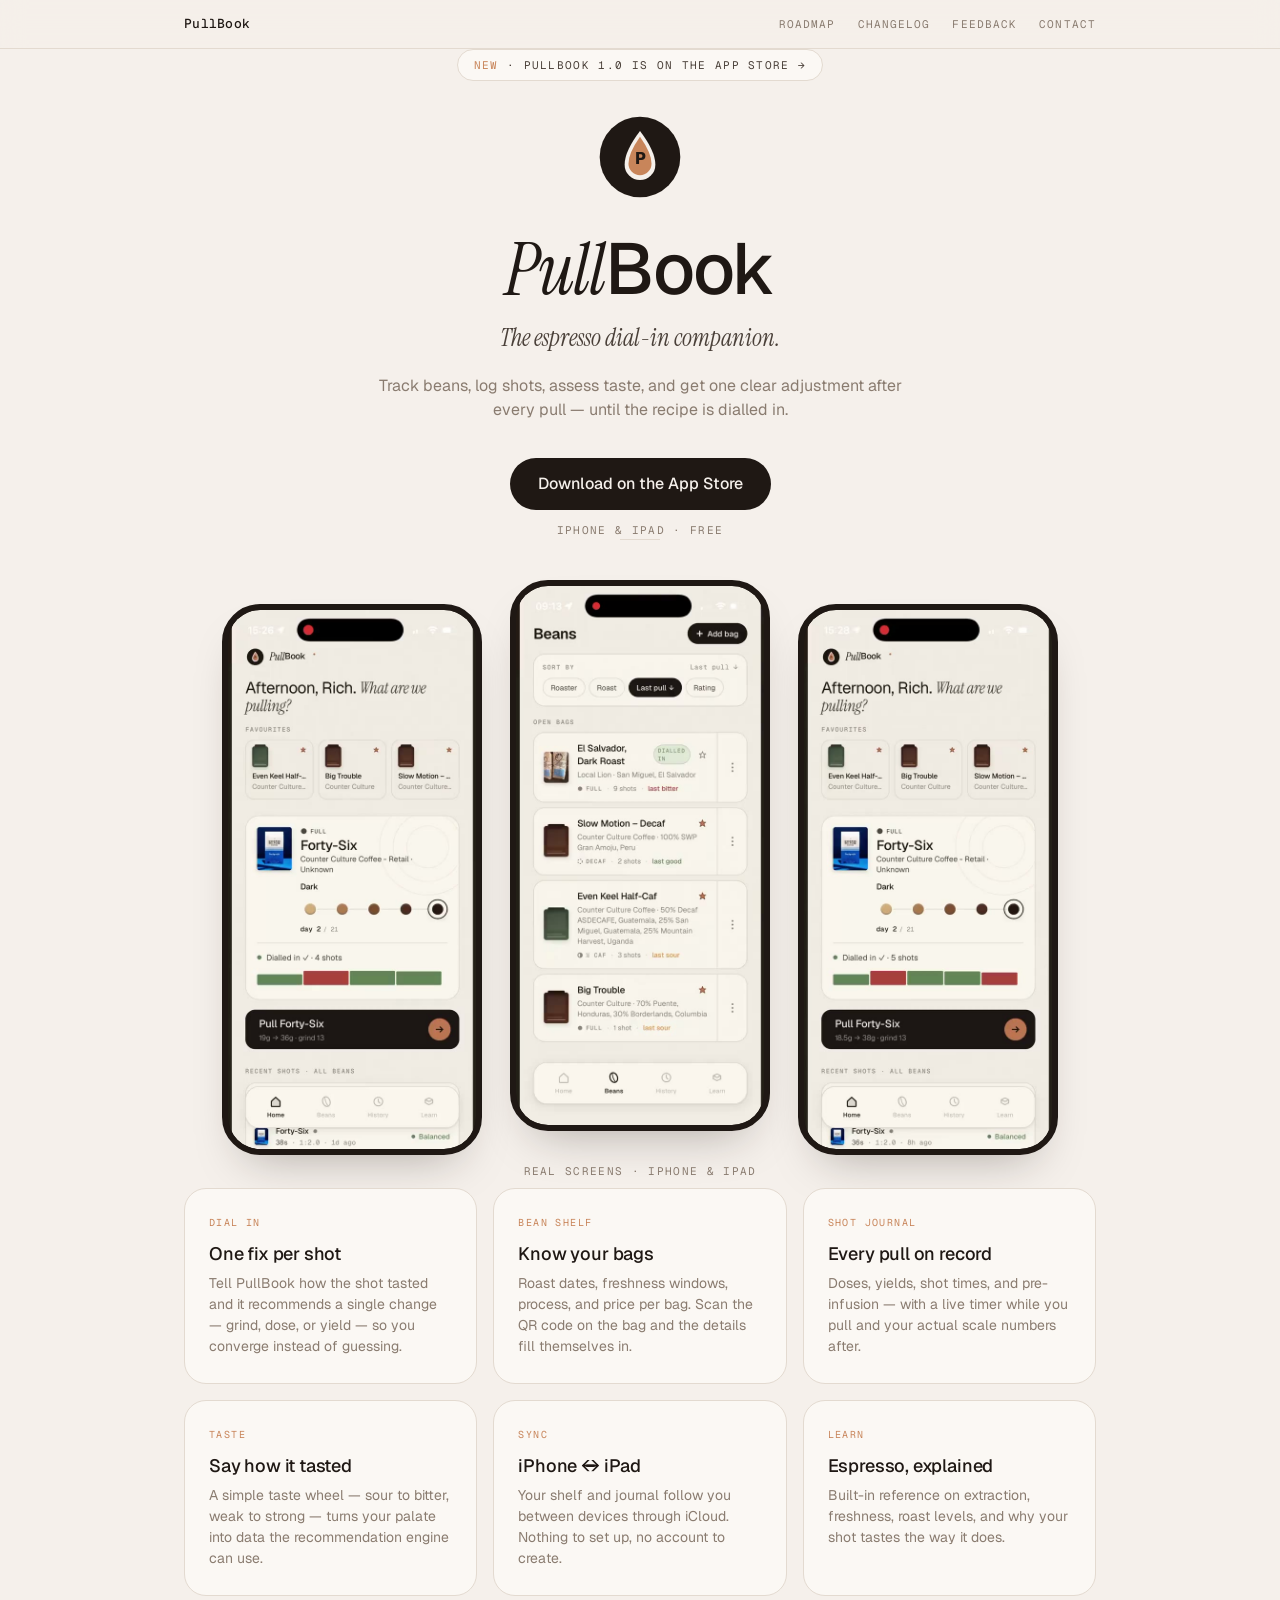
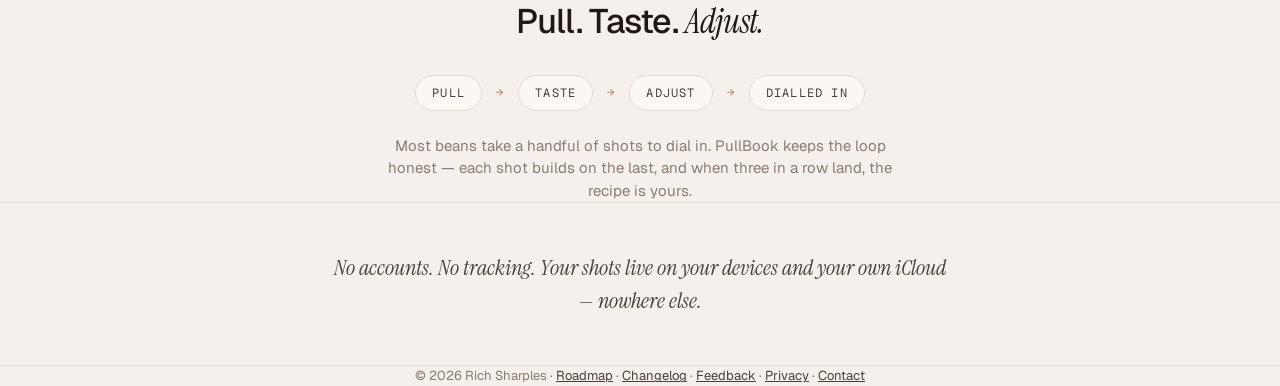
<file: index.html>
<!doctype html>
<html lang="en">
<head>
  <meta charset="utf-8">
  <meta name="viewport" content="width=device-width, initial-scale=1">
  <meta name="apple-itunes-app" content="app-id=6778608668">
  <title>PullBook — the espresso dial-in companion</title>
  <meta name="description" content="Track beans, log shots, assess taste, and get recipe adjustments as you work toward a dialled-in pull. For iPhone and iPad.">
  <link rel="icon" type="image/svg+xml" href="./favicon.svg">
  <link rel="apple-touch-icon" href="./icon-1024.png">
  <meta property="og:title" content="PullBook — the espresso dial-in companion">
  <meta property="og:description" content="Track beans, log shots, assess taste, and get recipe adjustments as you work toward a dialled-in pull.">
  <meta property="og:image" content="https://pullbook.app/icon-1024.png">
  <meta property="og:url" content="https://pullbook.app">
  <meta property="og:type" content="website">
  <link rel="preconnect" href="https://fonts.googleapis.com">
  <link rel="preconnect" href="https://fonts.gstatic.com" crossorigin>
  <link href="https://fonts.googleapis.com/css2?family=Geist:wght@400;500;600&family=Geist+Mono:wght@400;500&family=Instrument+Serif:ital@0;1&display=swap" rel="stylesheet">
  <style>
    :root {
      --paper: #F5F0EB;
      --card: #FBF8F4;
      --ink: #1F1814;
      --ink-2: #4A4039;
      --ink-3: #8A7C70;
      --line: #E3DAD0;
      --crema: #C8855A;
      --crema-deep: #9C6440;
      --f-sans: "Geist", system-ui, -apple-system, "Helvetica Neue", sans-serif;
      --f-mono: "Geist Mono", ui-monospace, "SF Mono", monospace;
      --f-serif: "Instrument Serif", Georgia, "Times New Roman", serif;
    }
    * { margin: 0; padding: 0; box-sizing: border-box; }
    html { scroll-behavior: smooth; }
    body {
      font-family: var(--f-sans);
      background: var(--paper);
      color: var(--ink);
      line-height: 1.5;
      -webkit-font-smoothing: antialiased;
    }
    .wrap { max-width: 640px; margin: 0 auto; padding: 0 24px; }

    /* top nav */
    .navbar {
      position: sticky; top: 0; z-index: 20;
      background: rgba(245, 240, 235, 0.82);
      backdrop-filter: saturate(180%) blur(12px);
      -webkit-backdrop-filter: saturate(180%) blur(12px);
      border-bottom: 1px solid var(--line);
    }
    .topnav {
      display: flex; align-items: center; justify-content: space-between;
      gap: 16px 24px; flex-wrap: wrap;
      padding-top: 14px; padding-bottom: 14px;
    }
    .topnav .brand {
      font-family: var(--f-mono); font-size: 13px; font-weight: 500;
      letter-spacing: 0.02em; color: var(--ink); text-decoration: none;
    }
    .navlinks { display: flex; gap: 22px; flex-wrap: wrap; }
    .navlinks a {
      font-family: var(--f-mono); font-size: 11px; letter-spacing: 0.1em;
      text-transform: uppercase; color: var(--ink-3); text-decoration: none;
      transition: color .15s ease;
    }
    .navlinks a:hover { color: var(--crema); }
    .navlinks a[aria-current="page"] { color: var(--ink); }

    /* footer */
    footer { text-align: center; padding: 56px 0 64px; color: var(--ink-3); font-size: 13px; }
    footer a { color: var(--ink-2); }

    .wrap { max-width: 960px; }

    /* hero */
    header { padding: 48px 0 72px; text-align: center; }
    .announce {
      display: inline-block; margin-bottom: 28px;
      font-family: var(--f-mono); font-size: 11px;
      letter-spacing: 0.12em; text-transform: uppercase;
      color: var(--ink-2); text-decoration: none;
      background: var(--card); border: 1px solid var(--line); border-radius: 999px;
      padding: 7px 16px;
      transition: color .15s ease, border-color .15s ease;
    }
    .announce:hover { color: var(--crema-deep); border-color: var(--crema); }
    .announce .tag { color: var(--crema); }
    .mark { width: 96px; height: 96px; margin: 0 auto 28px; }
    .mark img { width: 100%; height: 100%; }
    h1 {
      font-size: clamp(44px, 8vw, 72px);
      letter-spacing: -0.02em;
      line-height: 1;
      font-weight: 500;
    }
    h1 .pull { font-family: var(--f-serif); font-style: italic; font-weight: 400; }
    .tagline {
      font-family: var(--f-serif); font-style: italic;
      font-size: clamp(19px, 3vw, 24px);
      color: var(--ink-2);
      margin-top: 14px;
    }
    .sub {
      max-width: 560px; margin: 18px auto 0;
      color: var(--ink-3); font-size: 16px;
    }
    .cta {
      display: inline-block; margin-top: 36px;
      background: var(--ink); color: var(--paper);
      text-decoration: none;
      font-size: 16px; font-weight: 500;
      padding: 14px 28px; border-radius: 999px;
      transition: background .15s ease;
    }
    .cta:hover { background: var(--crema-deep); }
    .cta-note {
      margin-top: 12px;
      font-family: var(--f-mono); font-size: 11px;
      letter-spacing: 0.12em; text-transform: uppercase;
      color: var(--ink-3);
    }

    .rule { width: 40px; height: 1px; background: var(--line); margin: 0 auto; }

    /* screenshots */
    .shots {
      display: flex; justify-content: center; align-items: flex-start;
      gap: 28px; flex-wrap: wrap;
      padding: 64px 0 8px;
    }
    .shot {
      width: min(260px, 78vw);
      border-radius: 38px;
      border: 6px solid var(--ink);
      box-shadow: 0 24px 48px -24px rgba(31, 24, 20, 0.35);
      overflow: hidden;
      background: var(--ink);
    }
    .shot img, .shot video { display: block; width: 100%; height: auto; border-radius: 32px; }
    @media (min-width: 880px) {
      .shot:nth-child(2) { margin-top: -24px; }
    }
    .shots-caption {
      text-align: center;
      font-family: var(--f-mono); font-size: 11px;
      letter-spacing: 0.12em; text-transform: uppercase;
      color: var(--ink-3);
      padding-bottom: 8px;
    }

    /* features */
    section { padding: 72px 0; }
    .features {
      display: grid; gap: 16px;
      grid-template-columns: repeat(auto-fit, minmax(260px, 1fr));
    }
    .card {
      background: var(--card);
      border: 1px solid var(--line);
      border-radius: 22px;
      padding: 26px 24px;
    }
    .card .kicker {
      font-family: var(--f-mono); font-size: 10px;
      letter-spacing: 0.14em; text-transform: uppercase;
      color: var(--crema); margin-bottom: 10px;
    }
    .card h3 { font-size: 18px; font-weight: 500; letter-spacing: -0.01em; margin-bottom: 6px; }
    .card p { font-size: 14px; color: var(--ink-3); }

    /* loop */
    .loop { text-align: center; }
    .loop h2 {
      font-size: clamp(26px, 4.5vw, 34px); font-weight: 500; letter-spacing: -0.02em;
    }
    .loop h2 em { font-family: var(--f-serif); font-weight: 400; }
    .steps {
      display: flex; justify-content: center; gap: 14px; flex-wrap: wrap;
      margin-top: 28px;
      font-family: var(--f-mono); font-size: 12px;
      letter-spacing: 0.1em; text-transform: uppercase; color: var(--ink-2);
    }
    .steps span { background: var(--card); border: 1px solid var(--line); border-radius: 999px; padding: 8px 16px; }
    .steps .arrow { border: none; background: none; color: var(--crema); padding: 8px 0; }
    .loop p { max-width: 520px; margin: 24px auto 0; color: var(--ink-3); font-size: 15px; }

    /* privacy strip */
    .privacy {
      border-top: 1px solid var(--line); border-bottom: 1px solid var(--line);
      text-align: center; padding: 48px 0;
    }
    .privacy p {
      font-family: var(--f-serif); font-style: italic;
      font-size: clamp(18px, 3vw, 22px); color: var(--ink-2);
      max-width: 620px; margin: 0 auto;
    }
  </style>
</head>
<body>

  <div class="navbar">
    <nav class="topnav wrap">
      <a class="brand" href="./">PullBook</a>
      <div class="navlinks">
        <a href="./roadmap.html">Roadmap</a>
        <a href="./changelog.html">Changelog</a>
        <a href="./feedback.html">Feedback</a>
        <a href="mailto:rich.sharples@softwhere.org">Contact</a>
      </div>
    </nav>
  </div>

<header class="wrap">
    <a class="announce" href="https://apps.apple.com/app/pullbook/id6778608668"><span class="tag">New</span> · PullBook 1.0 is on the App Store →</a>
    <div class="mark"><img src="./mark.svg" alt="PullBook logo — a coffee drop"></div>
    <h1><span class="pull">Pull</span>Book</h1>
    <p class="tagline">The espresso dial-in companion.</p>
    <p class="sub">Track beans, log shots, assess taste, and get one clear adjustment after every pull — until the recipe is dialled in.</p>
    <a class="cta" href="https://apps.apple.com/app/pullbook/id6778608668">Download on the App Store</a>
    <div class="cta-note">iPhone &amp; iPad · free</div>
  </header>

  <div class="rule"></div>

  <div class="wrap">
    <div class="shots">
      <div class="shot"><video src="./shots/shot.mp4" poster="./shots/shot-poster.jpg" muted loop playsinline preload="metadata" aria-label="Pulling a shot and watching the timer"></video></div>
      <div class="shot"><video src="./shots/PullBook.mp4" poster="./shots/pullbook-poster.jpg" muted loop playsinline preload="metadata" aria-label="PullBook in action — pulling a shot and logging the result"></video></div>
      <div class="shot"><video src="./shots/log-book.mp4" poster="./shots/log-book-poster.jpg" muted loop playsinline preload="metadata" aria-label="The log book — browsing your shot history"></video></div>
    </div>
    <p class="shots-caption">Real screens · iPhone &amp; iPad</p>
  </div>

  <section class="wrap">
    <div class="features">
      <div class="card">
        <div class="kicker">Dial in</div>
        <h3>One fix per shot</h3>
        <p>Tell PullBook how the shot tasted and it recommends a single change — grind, dose, or yield — so you converge instead of guessing.</p>
      </div>
      <div class="card">
        <div class="kicker">Bean shelf</div>
        <h3>Know your bags</h3>
        <p>Roast dates, freshness windows, process, and price per bag. Scan the QR code on the bag and the details fill themselves in.</p>
      </div>
      <div class="card">
        <div class="kicker">Shot journal</div>
        <h3>Every pull on record</h3>
        <p>Doses, yields, shot times, and pre-infusion — with a live timer while you pull and your actual scale numbers after.</p>
      </div>
      <div class="card">
        <div class="kicker">Taste</div>
        <h3>Say how it tasted</h3>
        <p>A simple taste wheel — sour to bitter, weak to strong — turns your palate into data the recommendation engine can use.</p>
      </div>
      <div class="card">
        <div class="kicker">Sync</div>
        <h3>iPhone ↔ iPad</h3>
        <p>Your shelf and journal follow you between devices through iCloud. Nothing to set up, no account to create.</p>
      </div>
      <div class="card">
        <div class="kicker">Learn</div>
        <h3>Espresso, explained</h3>
        <p>Built-in reference on extraction, freshness, roast levels, and why your shot tastes the way it does.</p>
      </div>
    </div>
  </section>

  <section class="loop wrap">
    <h2>Pull. Taste. <em>Adjust.</em></h2>
    <div class="steps">
      <span>Pull</span><span class="arrow">→</span>
      <span>Taste</span><span class="arrow">→</span>
      <span>Adjust</span><span class="arrow">→</span>
      <span>Dialled&nbsp;in</span>
    </div>
    <p>Most beans take a handful of shots to dial in. PullBook keeps the loop honest — each shot builds on the last, and when three in a row land, the recipe is yours.</p>
  </section>

  <div class="privacy">
    <div class="wrap">
      <p>No accounts. No tracking. Your shots live on your devices and your own iCloud — nowhere else.</p>
    </div>
  </div>

  <footer class="wrap">
    © 2026 Rich Sharples · <a href="./roadmap.html">Roadmap</a> · <a href="./changelog.html">Changelog</a> · <a href="./feedback.html">Feedback</a> · <a href="./privacy.html">Privacy</a> · <a href="mailto:rich.sharples@softwhere.org">Contact</a>
  </footer>

<script>
    // Play the screen recordings on hover; pause and reset when the cursor leaves.
    // Devices that can't hover (touch) just autoplay, unless the user prefers reduced motion.
    (function () {
      var videos = document.querySelectorAll('.shot video');
      var canHover = window.matchMedia('(hover: hover)').matches;
      var reduceMotion = window.matchMedia('(prefers-reduced-motion: reduce)').matches;

      if (!canHover) {
        if (!reduceMotion) {
          videos.forEach(function (v) { v.play().catch(function () {}); });
        }
        return;
      }

      videos.forEach(function (v) {
        var tile = v.closest('.shot');
        tile.addEventListener('mouseenter', function () { v.play().catch(function () {}); });
        tile.addEventListener('mouseleave', function () { v.pause(); v.currentTime = 0; });
      });
    })();
</script>

</body>
</html>
</file>
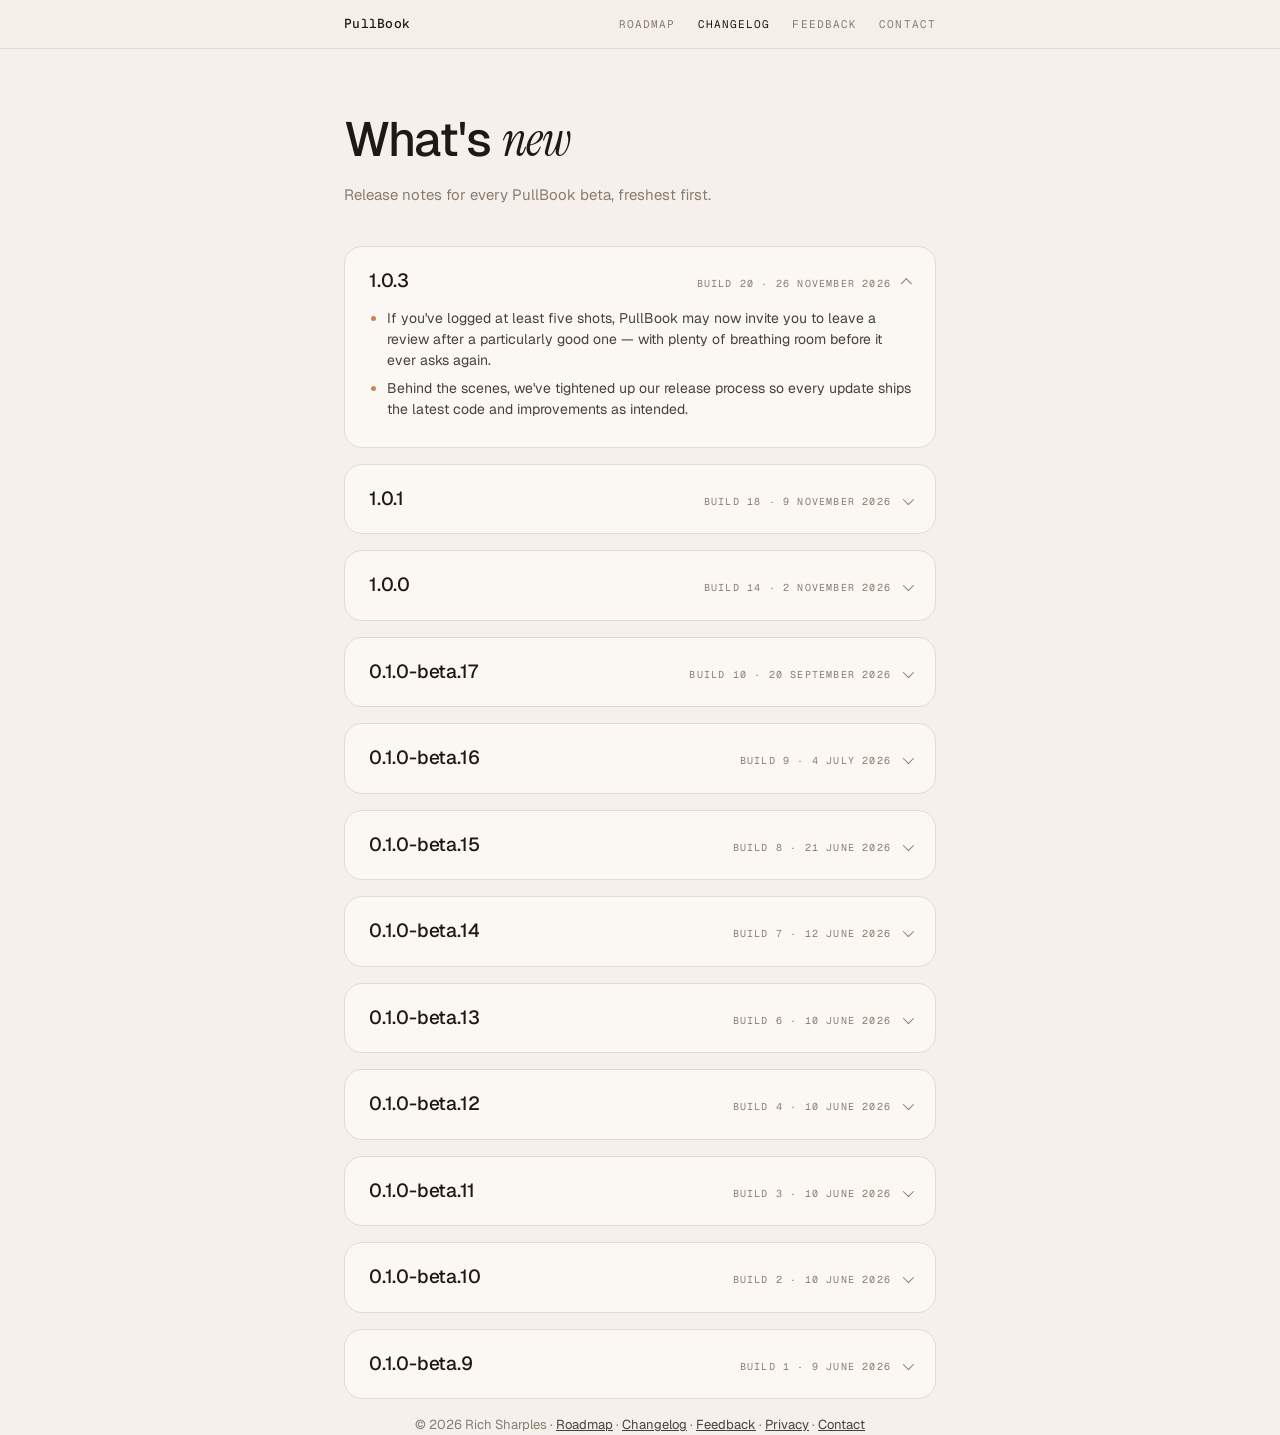
<file: changelog.html>
<!doctype html>
<html lang="en">
<head>
  <meta charset="utf-8">
  <meta name="viewport" content="width=device-width, initial-scale=1">
  <title>Changelog — PullBook</title>
  <meta name="description" content="What's new in each PullBook beta release.">
  <link rel="icon" type="image/svg+xml" href="./favicon.svg">
  <link rel="preconnect" href="https://fonts.googleapis.com">
  <link rel="preconnect" href="https://fonts.gstatic.com" crossorigin>
  <link href="https://fonts.googleapis.com/css2?family=Geist:wght@400;500;600&family=Geist+Mono:wght@400;500&family=Instrument+Serif:ital@0;1&display=swap" rel="stylesheet">
  <style>
    :root {
      --paper: #F5F0EB;
      --card: #FBF8F4;
      --ink: #1F1814;
      --ink-2: #4A4039;
      --ink-3: #8A7C70;
      --line: #E3DAD0;
      --crema: #C8855A;
      --crema-deep: #9C6440;
      --f-sans: "Geist", system-ui, -apple-system, "Helvetica Neue", sans-serif;
      --f-mono: "Geist Mono", ui-monospace, "SF Mono", monospace;
      --f-serif: "Instrument Serif", Georgia, "Times New Roman", serif;
    }
    * { margin: 0; padding: 0; box-sizing: border-box; }
    html { scroll-behavior: smooth; }
    body {
      font-family: var(--f-sans);
      background: var(--paper);
      color: var(--ink);
      line-height: 1.5;
      -webkit-font-smoothing: antialiased;
    }
    .wrap { max-width: 640px; margin: 0 auto; padding: 0 24px; }

    /* top nav */
    .navbar {
      position: sticky; top: 0; z-index: 20;
      background: rgba(245, 240, 235, 0.82);
      backdrop-filter: saturate(180%) blur(12px);
      -webkit-backdrop-filter: saturate(180%) blur(12px);
      border-bottom: 1px solid var(--line);
    }
    .topnav {
      display: flex; align-items: center; justify-content: space-between;
      gap: 16px 24px; flex-wrap: wrap;
      padding-top: 14px; padding-bottom: 14px;
    }
    .topnav .brand {
      font-family: var(--f-mono); font-size: 13px; font-weight: 500;
      letter-spacing: 0.02em; color: var(--ink); text-decoration: none;
    }
    .navlinks { display: flex; gap: 22px; flex-wrap: wrap; }
    .navlinks a {
      font-family: var(--f-mono); font-size: 11px; letter-spacing: 0.1em;
      text-transform: uppercase; color: var(--ink-3); text-decoration: none;
      transition: color .15s ease;
    }
    .navlinks a:hover { color: var(--crema); }
    .navlinks a[aria-current="page"] { color: var(--ink); }

    /* footer */
    footer { text-align: center; padding: 56px 0 64px; color: var(--ink-3); font-size: 13px; }
    footer a { color: var(--ink-2); }

    header { padding: 36px 0 40px; }
    h1 { font-size: clamp(34px, 6vw, 48px); font-weight: 500; letter-spacing: -0.02em; margin-top: 18px; }
    h1 .serif { font-family: var(--f-serif); font-style: italic; font-weight: 400; }
    .sub { color: var(--ink-3); font-size: 15px; margin-top: 8px; }

    .release { background: var(--card); border: 1px solid var(--line); border-radius: 18px; padding: 0 24px; margin-bottom: 16px; }
    summary { display: flex; align-items: baseline; gap: 12px; flex-wrap: wrap; padding: 20px 0; cursor: pointer; list-style: none; }
    summary::-webkit-details-marker { display: none; }
    h2 { font-size: 19px; font-weight: 500; letter-spacing: -0.01em; }
    .meta { font-size: 10px; letter-spacing: 0.12em; color: var(--ink-3); margin-left: auto; }
    .chev { width: 8px; height: 8px; border-right: 1.5px solid var(--ink-3); border-bottom: 1.5px solid var(--ink-3); transform: rotate(45deg) translateY(-2px); transition: transform 150ms; flex-shrink: 0; }
    details[open] .chev { transform: rotate(225deg) translateY(-1px); }
    details[open] summary { padding-bottom: 12px; }
    .mono { font-family: var(--f-mono); }
    ul { padding: 0 0 20px 18px; }
    li { font-size: 14px; color: var(--ink-2); margin-bottom: 7px; }
    li::marker { color: var(--crema); }
    .release-link { margin: -6px 0 0; padding: 0 0 20px; font-size: 14px; }
    .release-link a { color: var(--crema); text-decoration: none; }
    .release-link a:hover { text-decoration: underline; }
  </style>
</head>
<body>

  <div class="navbar">
    <nav class="topnav wrap">
      <a class="brand" href="./">PullBook</a>
      <div class="navlinks">
        <a href="./roadmap.html">Roadmap</a>
        <a href="./changelog.html" aria-current="page">Changelog</a>
        <a href="./feedback.html">Feedback</a>
        <a href="mailto:rich.sharples@softwhere.org">Contact</a>
      </div>
    </nav>
  </div>

<div class="wrap">
    <header>
      <h1>What's <span class="serif">new</span></h1>
      <p class="sub">Release notes for every PullBook beta, freshest first.</p>
    </header>
  <details class="release" open>
    <summary>
      <h2>1.0.3</h2>
      <span class="mono meta">BUILD 20 · 26 NOVEMBER 2026</span>
      <span class="chev" aria-hidden="true"></span>
    </summary>
    <ul>
      <li>If you've logged at least five shots, PullBook may now invite you to leave a review after a particularly good one — with plenty of breathing room before it ever asks again.</li>
      <li>Behind the scenes, we've tightened up our release process so every update ships the latest code and improvements as intended.</li>
    </ul>
  </details>

  <details class="release">
    <summary>
      <h2>1.0.1</h2>
      <span class="mono meta">BUILD 18 · 9 NOVEMBER 2026</span>
      <span class="chev" aria-hidden="true"></span>
    </summary>
    <ul>
      <li>When your scale drops out mid-shot, the Pull screen now holds your last reading, shows "Reconnecting…", and keeps yield tracking and auto-stop running across the gap — so a brief Bluetooth blip no longer looks like a dropped scale or causes an overshoot.</li>
      <li>If reconnection does give up, the scale card now stays put and the Zero button becomes a Reconnect button, so you can get back on the scale without digging into Settings.</li>
      <li>Scales paired for the first time now reconnect properly after being switched off and on, even without relaunching the app.</li>
      <li>When connecting a scale doesn't work, you'll now see plain-language messages (Bluetooth off, permission needed, scale not found, and so on) instead of cryptic technical text — and simply closing the Bluetooth picker is no longer treated as an error.</li>
      <li>New beans now start from the Default grind you set in Settings, nudged finer or coarser for the roast, and the grind is shown on the confirmation step alongside dose, yield and time.</li>
      <li>Grind suggestions no longer tell you to move past the ends of your dial — at the limit it now says you're already at the finest setting rather than giving an impossible instruction.</li>
      <li>Long bean names on the Pull button now trim neatly with an ellipsis instead of being clipped off.</li>
      <li>If PullBook ever hits an error on launch, the crash screen's recovery buttons now reliably restart the app, and tell you clearly if a problem keeps recurring.</li>
    </ul>
  </details>

  <details class="release">
    <summary>
      <h2>1.0.0</h2>
      <span class="mono meta">BUILD 14 · 2 NOVEMBER 2026</span>
      <span class="chev" aria-hidden="true"></span>
    </summary>
    <ul>
      <li>PullBook 1.0 is out on the App Store — free for iPhone and iPad.</li>
      <li>Bluetooth scale support is now on for everyone. Connect your scale and see live weight during the pull without any manual tracking.</li>
      <li>The app now launches correctly on iOS 27.</li>
      <li>A crash screen now recovers properly — tap to restart and you land where you left off rather than on a blank screen.</li>
      <li>When your scale won't connect, the app says something useful instead of going silent.</li>
      <li>Backup, sync detail, and shot deletion have moved from debug-only to Expert mode, available to anyone who wants them.</li>
    </ul>
  </details>

  <details class="release">
    <summary>
      <h2>0.1.0-beta.17</h2>
      <span class="mono meta">BUILD 10 · 20 SEPTEMBER 2026</span>
      <span class="chev" aria-hidden="true"></span>
    </summary>
    <ul>
      <li>Your Bluetooth scale now stays connected throughout the whole session — across screen changes, pauses and even the phone locking. If the link drops it quietly reconnects on its own, without ever popping up the pairing picker, and the screen stays awake during a scale-driven pull.</li>
      <li>The live scale reading now sits right under the dose and yield controls on the setup screen, next to the numbers you're adjusting. The separate weigh screen is gone.</li>
      <li>The pull dial now splits at first drop: pre-infusion shows in a muted colour so there's nothing in the cup yet, then switches to the usual crema-to-bitter colours once coffee starts flowing. A scale-detected drop splits the dial automatically.</li>
      <li>When your scale is reconnecting, the Pull screen shows an amber scale chip and Settings names the scale it's reconnecting to, so you can tell 'quietly recovering' from 'not connected'.</li>
      <li>Every screen now follows your light or dark setting properly — light mode no longer flips to dark the moment a pull starts. The pull, taste and recommend screens now stay dark together as one continuous stretch at the machine.</li>
    </ul>
  </details>

  <details class="release">
    <summary>
      <h2>0.1.0-beta.16</h2>
      <span class="mono meta">BUILD 9 · 4 JULY 2026</span>
      <span class="chev" aria-hidden="true"></span>
    </summary>
    <ul>
      <li>Experimental Bluetooth scale support (for the Half Decent Scale) is now available for testers who turn on debug tools — see live shot weight during your pull, tare/zero manually, and try a new weigh-in screen for dialling in your dose before grinding. Note it stays hidden for everyone else for now.</li>
      <li>You can now add a bag photo from your camera or photo library right from the bean edit screen, not just when scanning a new bag.</li>
      <li>Fixed a startup hang where the app could get stuck on a blank brown screen and never load.</li>
      <li>On iPad, the Home favourites shelf now wraps to show all your starred beans in landscape instead of cutting them off behind a sideways scroll.</li>
      <li>Fixed unreadable stats (Total shots and Avg time) on the iPad bean profile in dark mode.</li>
    </ul>
    <p class="release-link"><a href="./scales.html">See the smart scale integration in action &rarr;</a></p>
  </details>

  <details class="release">
    <summary>
      <h2>0.1.0-beta.15</h2>
      <span class="mono meta">BUILD 8 · 21 JUNE 2026</span>
      <span class="chev" aria-hidden="true"></span>
    </summary>
    <ul>
      <li>Returning users no longer get sent back through onboarding after an app update — the app now waits for your saved settings to load before deciding where to take you.</li>
      <li>Added two new feedback buttons on the About page so you can report a bug or request a feature straight from a pre-filled email — no sign-in needed, and useful details about your device are attached automatically.</li>
      <li>On the iPhone bean profile, the Pull button now sits directly below the recipe card so it's within reach without scrolling, and we've added extra space at the bottom so the floating tab bar no longer hides your content.</li>
      <li>Fixed feedback emails so the attached diagnostics now display properly across mail apps like Gmail instead of being squashed onto one line.</li>
      <li>Fixed an issue on iPad where bean profiles that inherit the machine's default brew temperature could fail to display correctly.</li>
    </ul>
  </details>

  <details class="release">
    <summary>
      <h2>0.1.0-beta.14</h2>
      <span class="mono meta">BUILD 7 · 12 JUNE 2026</span>
      <span class="chev" aria-hidden="true"></span>
    </summary>
    <ul>
      <li>Brew temperature is now tied to your machine: in expert mode, switch on "Temperature control" on the machine card in Settings (for PID or dual boiler machines) and set a default temp. If your machine can't adjust brew temp, temperature is hidden everywhere to keep things tidy.</li>
      <li>Recipe temperature now follows your machine's default automatically. You can pin a specific temp for a bean from the pull setup screen, and setting it back to the default un-pins it.</li>
      <li>Old auto-filled roast-level temps that you never actually chose have been cleared out, so your settings reflect only the temps you've deliberately picked.</li>
      <li>Every shot now records the exact temperature it was pulled at, and temperature suggestions only appear when your machine can actually act on them.</li>
      <li>Removed the "That doesn't sound right" button on the shot review screen — it never did anything. We'll bring back something useful here later.</li>
    </ul>
  </details>

  <details class="release">
    <summary>
      <h2>0.1.0-beta.13</h2>
      <span class="mono meta">BUILD 6 · 10 JUNE 2026</span>
      <span class="chev" aria-hidden="true"></span>
    </summary>
    <ul>
      <li>Taste and recommendation screens redesigned for iPad — a larger taste wheel and everything on one screen, no scrolling</li>
      <li>The whole pull flow is now full-screen on iPad, matching the iPhone — no sidebar to tap mid-shot</li>
      <li>The Pull button no longer scrolls away on the bean profile; bean info and stats stay on screen while the shot log scrolls</li>
      <li>Dark mode fixes: the logo and the fix card now render correctly</li>
      <li>Action buttons sit in the same place on every screen of the flow</li>
    </ul>
  </details>

  <details class="release">
    <summary>
      <h2>0.1.0-beta.12</h2>
      <span class="mono meta">BUILD 4 · 10 JUNE 2026</span>
      <span class="chev" aria-hidden="true"></span>
    </summary>
    <ul>
      <li>New Debug tools toggle under Settings → Advanced for beta testers</li>
      <li>Delete test shots from History and the iPad shot log — two taps, no modal</li>
      <li>Deleted shots stay deleted across devices instead of resurrecting on sync</li>
      <li>Backup &amp; restore and sync diagnostics now live behind the debug toggle</li>
    </ul>
  </details>

  <details class="release">
    <summary>
      <h2>0.1.0-beta.11</h2>
      <span class="mono meta">BUILD 3 · 10 JUNE 2026</span>
      <span class="chev" aria-hidden="true"></span>
    </summary>
    <ul>
      <li>Sync now merges your devices' data instead of letting the newest copy win — a recorded shot can never be erased by sync again</li>
      <li>Bean deletions sync properly across devices</li>
      <li>Export backup failures now show an error message instead of failing silently</li>
    </ul>
  </details>

  <details class="release">
    <summary>
      <h2>0.1.0-beta.10</h2>
      <span class="mono meta">BUILD 2 · 10 JUNE 2026</span>
      <span class="chev" aria-hidden="true"></span>
    </summary>
    <ul>
      <li>Fixed iCloud sync silently stopping once bag photos pushed the data over Apple's size limit — photos now stay on each device</li>
      <li>Export backup now opens the iOS share sheet (it previously did nothing on iPhone and iPad)</li>
      <li>Settings shows live iCloud sync status, including when something is wrong</li>
    </ul>
  </details>

  <details class="release">
    <summary>
      <h2>0.1.0-beta.9</h2>
      <span class="mono meta">BUILD 1 · 9 JUNE 2026</span>
      <span class="chev" aria-hidden="true"></span>
    </summary>
    <ul>
      <li>First TestFlight release — the espresso dial-in companion arrives as a native app for iPhone and iPad</li>
      <li>A new name: 9Bar is now PullBook, with a refreshed logo and app icon</li>
      <li>Beans and shots sync across your Apple devices through iCloud</li>
    </ul>
  </details>
  </div>

  <footer class="wrap">
    © 2026 Rich Sharples · <a href="./roadmap.html">Roadmap</a> · <a href="./changelog.html">Changelog</a> · <a href="./feedback.html">Feedback</a> · <a href="./privacy.html">Privacy</a> · <a href="mailto:rich.sharples@softwhere.org">Contact</a>
  </footer>

</body>
</html>
</file>
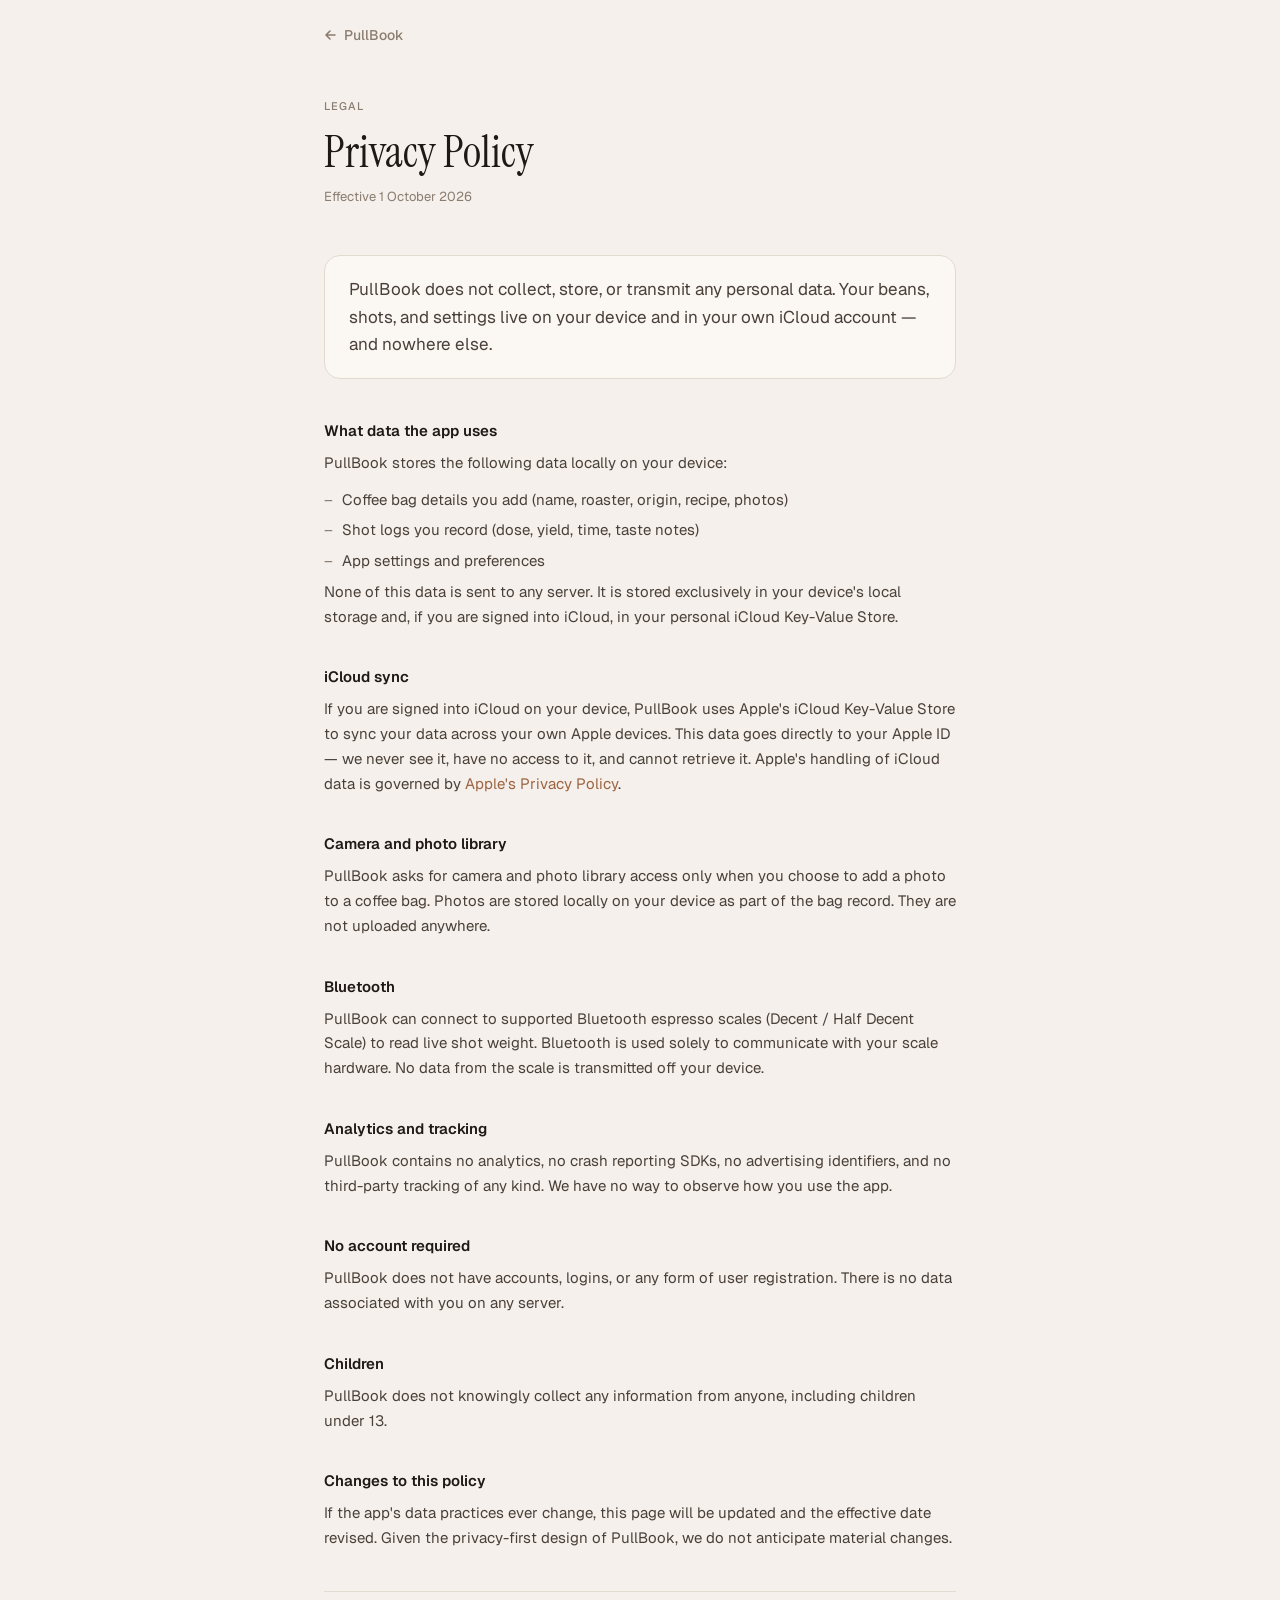
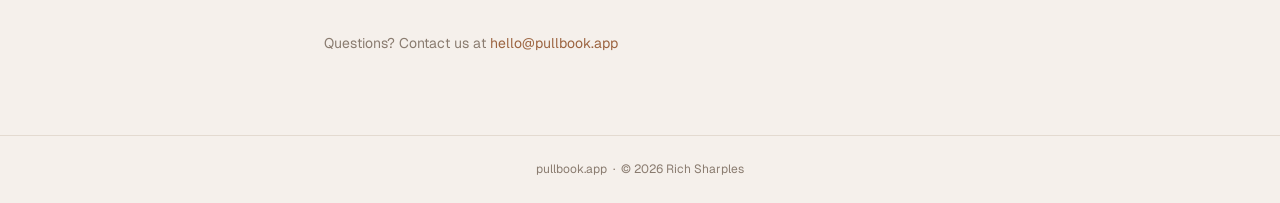
<file: privacy.html>
<!doctype html>
<html lang="en">
<head>
  <meta charset="utf-8">
  <meta name="viewport" content="width=device-width, initial-scale=1">
  <meta name="apple-itunes-app" content="app-id=6778608668">
  <title>Privacy Policy — PullBook</title>
  <meta name="description" content="PullBook collects no personal data. Everything stays on your device and your own iCloud account.">
  <link rel="icon" type="image/svg+xml" href="./favicon.svg">
  <link rel="apple-touch-icon" href="./icon-1024.png">
  <link rel="preconnect" href="https://fonts.googleapis.com">
  <link rel="preconnect" href="https://fonts.gstatic.com" crossorigin>
  <link href="https://fonts.googleapis.com/css2?family=Geist:wght@400;500;600&family=Instrument+Serif:ital@0;1&display=swap" rel="stylesheet">
  <style>
    :root {
      --paper: #F5F0EB;
      --card: #FBF8F4;
      --ink: #1F1814;
      --ink-2: #4A4039;
      --ink-3: #8A7C70;
      --line: #E3DAD0;
      --crema: #C8855A;
      --crema-deep: #9C6440;
      --f-sans: "Geist", system-ui, -apple-system, "Helvetica Neue", sans-serif;
      --f-serif: "Instrument Serif", Georgia, "Times New Roman", serif;
    }
    * { margin: 0; padding: 0; box-sizing: border-box; }
    body {
      font-family: var(--f-sans);
      background: var(--paper);
      color: var(--ink);
      line-height: 1.6;
      -webkit-font-smoothing: antialiased;
    }
    a { color: var(--crema-deep); text-decoration: none; }
    a:hover { text-decoration: underline; }

    header {
      padding: 24px 24px 0;
      max-width: 680px;
      margin: 0 auto;
    }
    header a {
      font-size: 14px;
      font-weight: 500;
      color: var(--ink-3);
      display: inline-flex;
      align-items: center;
      gap: 6px;
    }
    header a:hover { color: var(--ink); text-decoration: none; }

    main {
      max-width: 680px;
      margin: 0 auto;
      padding: 48px 24px 80px;
    }

    .eyebrow {
      font-size: 11px;
      font-weight: 500;
      letter-spacing: 0.1em;
      text-transform: uppercase;
      color: var(--ink-3);
      margin-bottom: 12px;
    }

    h1 {
      font-family: var(--f-serif);
      font-size: clamp(32px, 6vw, 44px);
      font-weight: 400;
      line-height: 1.15;
      color: var(--ink);
      margin-bottom: 8px;
    }

    .updated {
      font-size: 13px;
      color: var(--ink-3);
      margin-bottom: 48px;
    }

    .lead {
      font-size: 17px;
      line-height: 1.6;
      color: var(--ink-2);
      margin-bottom: 40px;
      padding: 20px 24px;
      background: var(--card);
      border: 1px solid var(--line);
      border-radius: 16px;
    }

    section {
      margin-bottom: 36px;
    }

    h2 {
      font-size: 15px;
      font-weight: 600;
      color: var(--ink);
      margin-bottom: 8px;
    }

    p {
      font-size: 15px;
      color: var(--ink-2);
      line-height: 1.65;
      margin-bottom: 12px;
    }
    p:last-child { margin-bottom: 0; }

    ul {
      list-style: none;
      padding: 0;
      margin: 8px 0 0;
    }
    ul li {
      font-size: 15px;
      color: var(--ink-2);
      line-height: 1.65;
      padding-left: 18px;
      position: relative;
      margin-bottom: 6px;
    }
    ul li::before {
      content: "–";
      position: absolute;
      left: 0;
      color: var(--ink-3);
    }

    hr {
      border: none;
      border-top: 1px solid var(--line);
      margin: 40px 0;
    }

    .contact {
      font-size: 14px;
      color: var(--ink-3);
    }
    .contact a { color: var(--crema-deep); }

    footer {
      text-align: center;
      padding: 24px;
      font-size: 12px;
      color: var(--ink-3);
      border-top: 1px solid var(--line);
    }
    footer a { color: var(--ink-3); }
    footer a:hover { color: var(--ink); }
  </style>
</head>
<body>

  <header>
    <a href="/">
      <svg width="14" height="14" viewBox="0 0 14 14" fill="none" xmlns="http://www.w3.org/2000/svg">
        <path d="M11 7H3M6 3L2 7l4 4" stroke="currentColor" stroke-width="1.6" stroke-linecap="round" stroke-linejoin="round"/>
      </svg>
      PullBook
    </a>
  </header>

  <main>
    <div class="eyebrow">Legal</div>
    <h1>Privacy Policy</h1>
    <p class="updated">Effective 1 October 2026</p>

    <div class="lead">
      PullBook does not collect, store, or transmit any personal data. Your beans, shots, and settings live on your device and in your own iCloud account — and nowhere else.
    </div>

    <section>
      <h2>What data the app uses</h2>
      <p>PullBook stores the following data locally on your device:</p>
      <ul>
        <li>Coffee bag details you add (name, roaster, origin, recipe, photos)</li>
        <li>Shot logs you record (dose, yield, time, taste notes)</li>
        <li>App settings and preferences</li>
      </ul>
      <p>None of this data is sent to any server. It is stored exclusively in your device's local storage and, if you are signed into iCloud, in your personal iCloud Key-Value Store.</p>
    </section>

    <section>
      <h2>iCloud sync</h2>
      <p>If you are signed into iCloud on your device, PullBook uses Apple's iCloud Key-Value Store to sync your data across your own Apple devices. This data goes directly to your Apple ID — we never see it, have no access to it, and cannot retrieve it. Apple's handling of iCloud data is governed by <a href="https://www.apple.com/legal/privacy/" target="_blank" rel="noopener">Apple's Privacy Policy</a>.</p>
    </section>

    <section>
      <h2>Camera and photo library</h2>
      <p>PullBook asks for camera and photo library access only when you choose to add a photo to a coffee bag. Photos are stored locally on your device as part of the bag record. They are not uploaded anywhere.</p>
    </section>

    <section>
      <h2>Bluetooth</h2>
      <p>PullBook can connect to supported Bluetooth espresso scales (Decent / Half Decent Scale) to read live shot weight. Bluetooth is used solely to communicate with your scale hardware. No data from the scale is transmitted off your device.</p>
    </section>

    <section>
      <h2>Analytics and tracking</h2>
      <p>PullBook contains no analytics, no crash reporting SDKs, no advertising identifiers, and no third-party tracking of any kind. We have no way to observe how you use the app.</p>
    </section>

    <section>
      <h2>No account required</h2>
      <p>PullBook does not have accounts, logins, or any form of user registration. There is no data associated with you on any server.</p>
    </section>

    <section>
      <h2>Children</h2>
      <p>PullBook does not knowingly collect any information from anyone, including children under 13.</p>
    </section>

    <section>
      <h2>Changes to this policy</h2>
      <p>If the app's data practices ever change, this page will be updated and the effective date revised. Given the privacy-first design of PullBook, we do not anticipate material changes.</p>
    </section>

    <hr>

    <p class="contact">Questions? Contact us at <a href="mailto:hello@pullbook.app">hello@pullbook.app</a></p>
  </main>

  <footer>
    <a href="/">pullbook.app</a> &nbsp;·&nbsp; &copy; 2026 Rich Sharples
  </footer>

</body>
</html>
</file>
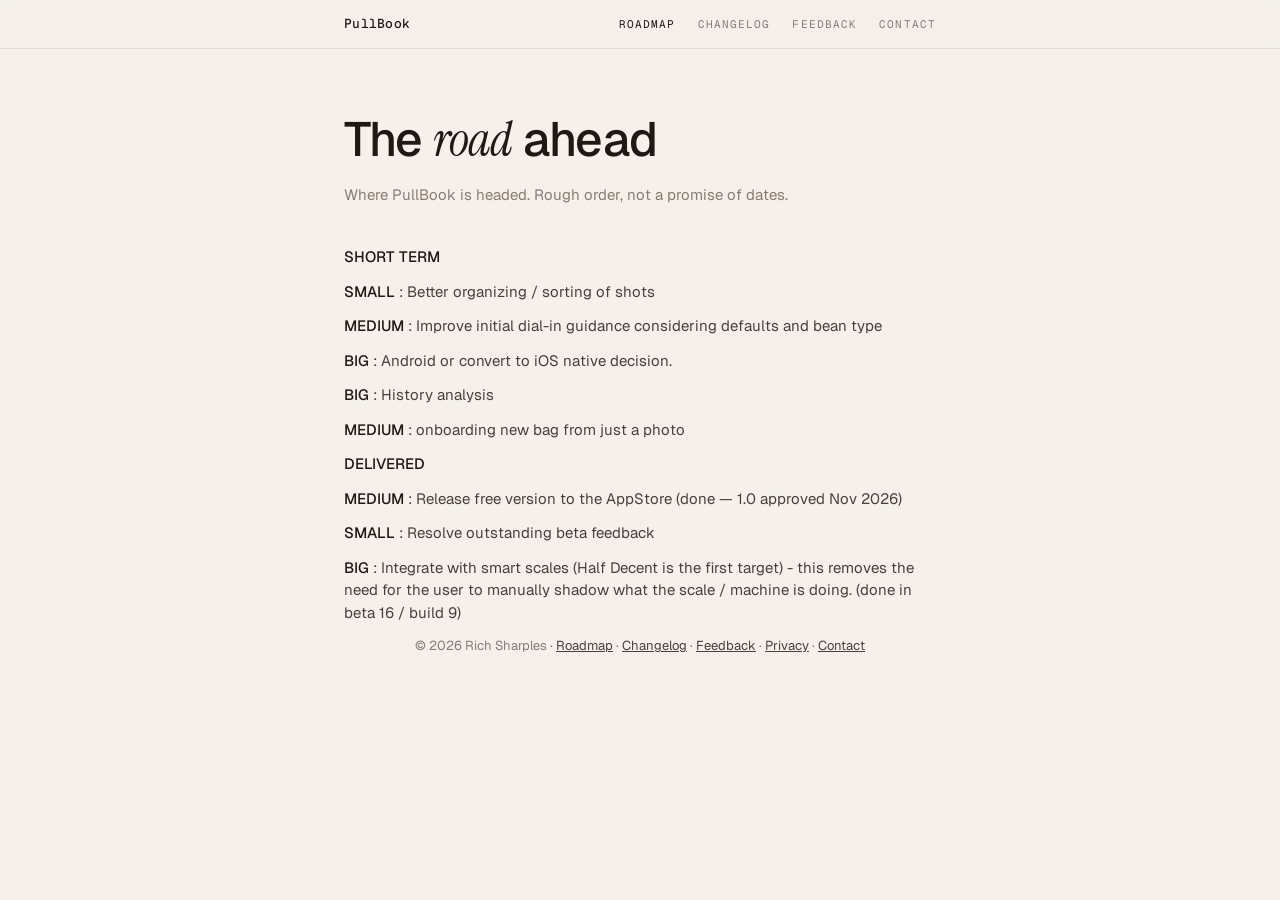
<file: roadmap.html>
<!doctype html>
<html lang="en">
<head>
  <meta charset="utf-8">
  <meta name="viewport" content="width=device-width, initial-scale=1">
  <title>Roadmap — PullBook</title>
  <meta name="description" content="Where PullBook is headed — what we're building next.">
  <link rel="icon" type="image/svg+xml" href="./favicon.svg">
  <link rel="preconnect" href="https://fonts.googleapis.com">
  <link rel="preconnect" href="https://fonts.gstatic.com" crossorigin>
  <link href="https://fonts.googleapis.com/css2?family=Geist:wght@400;500;600&family=Geist+Mono:wght@400;500&family=Instrument+Serif:ital@0;1&display=swap" rel="stylesheet">
  <style>
    :root {
      --paper: #F5F0EB;
      --card: #FBF8F4;
      --ink: #1F1814;
      --ink-2: #4A4039;
      --ink-3: #8A7C70;
      --line: #E3DAD0;
      --crema: #C8855A;
      --crema-deep: #9C6440;
      --f-sans: "Geist", system-ui, -apple-system, "Helvetica Neue", sans-serif;
      --f-mono: "Geist Mono", ui-monospace, "SF Mono", monospace;
      --f-serif: "Instrument Serif", Georgia, "Times New Roman", serif;
    }
    * { margin: 0; padding: 0; box-sizing: border-box; }
    html { scroll-behavior: smooth; }
    body {
      font-family: var(--f-sans);
      background: var(--paper);
      color: var(--ink);
      line-height: 1.5;
      -webkit-font-smoothing: antialiased;
    }
    .wrap { max-width: 640px; margin: 0 auto; padding: 0 24px; }

    /* top nav */
    .navbar {
      position: sticky; top: 0; z-index: 20;
      background: rgba(245, 240, 235, 0.82);
      backdrop-filter: saturate(180%) blur(12px);
      -webkit-backdrop-filter: saturate(180%) blur(12px);
      border-bottom: 1px solid var(--line);
    }
    .topnav {
      display: flex; align-items: center; justify-content: space-between;
      gap: 16px 24px; flex-wrap: wrap;
      padding-top: 14px; padding-bottom: 14px;
    }
    .topnav .brand {
      font-family: var(--f-mono); font-size: 13px; font-weight: 500;
      letter-spacing: 0.02em; color: var(--ink); text-decoration: none;
    }
    .navlinks { display: flex; gap: 22px; flex-wrap: wrap; }
    .navlinks a {
      font-family: var(--f-mono); font-size: 11px; letter-spacing: 0.1em;
      text-transform: uppercase; color: var(--ink-3); text-decoration: none;
      transition: color .15s ease;
    }
    .navlinks a:hover { color: var(--crema); }
    .navlinks a[aria-current="page"] { color: var(--ink); }

    /* footer */
    footer { text-align: center; padding: 56px 0 64px; color: var(--ink-3); font-size: 13px; }
    footer a { color: var(--ink-2); }

    header { padding: 36px 0 40px; }
    h1 { font-size: clamp(34px, 6vw, 48px); font-weight: 500; letter-spacing: -0.02em; margin-top: 18px; }
    h1 .serif { font-family: var(--f-serif); font-style: italic; font-weight: 400; }
    .sub { color: var(--ink-3); font-size: 15px; margin-top: 8px; }

    /* rendered markdown */
    .md > *:first-child { margin-top: 0; }
    .md h1 { font-size: 26px; margin: 36px 0 14px; }
    .md h2 { font-size: 20px; font-weight: 500; letter-spacing: -0.01em; margin: 34px 0 12px; }
    .md h3 { font-size: 16px; font-weight: 500; margin: 26px 0 10px; }
    .md p { font-size: 15px; color: var(--ink-2); margin: 12px 0; }
    .md strong { color: var(--ink); font-weight: 500; }
    .md em { font-family: var(--f-serif); font-style: italic; }
    .md a { color: var(--crema); }
    .md ul, .md ol { padding: 4px 0 8px 20px; }
    .md li { font-size: 15px; color: var(--ink-2); margin-bottom: 8px; }
    .md li::marker { color: var(--crema); }
    .md ul.contains-task-list { list-style: none; padding-left: 2px; }
    .md .task-list-item { display: flex; align-items: baseline; gap: 10px; }
    .md .task-list-item input { accent-color: var(--crema); margin-top: 2px; }
    .md blockquote { border-left: 3px solid var(--line); padding: 2px 0 2px 16px; margin: 16px 0; color: var(--ink-3); }
    .md code { font-family: var(--f-mono); font-size: 0.88em; background: var(--card); border: 1px solid var(--line); border-radius: 5px; padding: 1px 5px; }
    .md pre { background: var(--card); border: 1px solid var(--line); border-radius: 12px; padding: 16px; overflow-x: auto; margin: 16px 0; }
    .md pre code { background: none; border: 0; padding: 0; }
    .md table { border-collapse: collapse; width: 100%; margin: 16px 0; font-size: 14px; }
    .md th, .md td { border: 1px solid var(--line); padding: 8px 12px; text-align: left; }
    .md th { background: var(--card); font-weight: 500; }
    .md hr { border: 0; border-top: 1px solid var(--line); margin: 32px 0; }
    .status { color: var(--ink-3); font-size: 14px; }
  </style>
</head>
<body>

  <div class="navbar">
    <nav class="topnav wrap">
      <a class="brand" href="./">PullBook</a>
      <div class="navlinks">
        <a href="./roadmap.html" aria-current="page">Roadmap</a>
        <a href="./changelog.html">Changelog</a>
        <a href="./feedback.html">Feedback</a>
        <a href="mailto:rich.sharples@softwhere.org">Contact</a>
      </div>
    </nav>
  </div>

<div class="wrap">
    <header>
      <h1>The <span class="serif">road</span> ahead</h1>
      <p class="sub">Where PullBook is headed. Rough order, not a promise of dates.</p>
    </header>

    <main id="content" class="md">
      <p class="status">Loading the roadmap&hellip;</p>
    </main>
  </div>

  <footer class="wrap">
    © 2026 Rich Sharples · <a href="./roadmap.html">Roadmap</a> · <a href="./changelog.html">Changelog</a> · <a href="./feedback.html">Feedback</a> · <a href="./privacy.html">Privacy</a> · <a href="mailto:rich.sharples@softwhere.org">Contact</a>
  </footer>

<script src="./vendor/marked.min.js"></script>
<script>
    // Render roadmap.md (authored in the GitHub web editor) into the page.
    (function () {
      var target = document.getElementById('content');
      fetch('./roadmap.md', { cache: 'no-cache' })
        .then(function (res) {
          if (!res.ok) throw new Error('HTTP ' + res.status);
          return res.text();
        })
        .then(function (md) {
          marked.use({ gfm: true, breaks: true });
          target.innerHTML = marked.parse(md);
        })
        .catch(function () {
          target.innerHTML =
            '<p class="status">Couldn’t load the roadmap right now — please try again later, ' +
            'or <a href="mailto:rich.sharples@softwhere.org">drop me a line</a>.</p>';
        });
    })();
</script>

</body>
</html>
</file>
